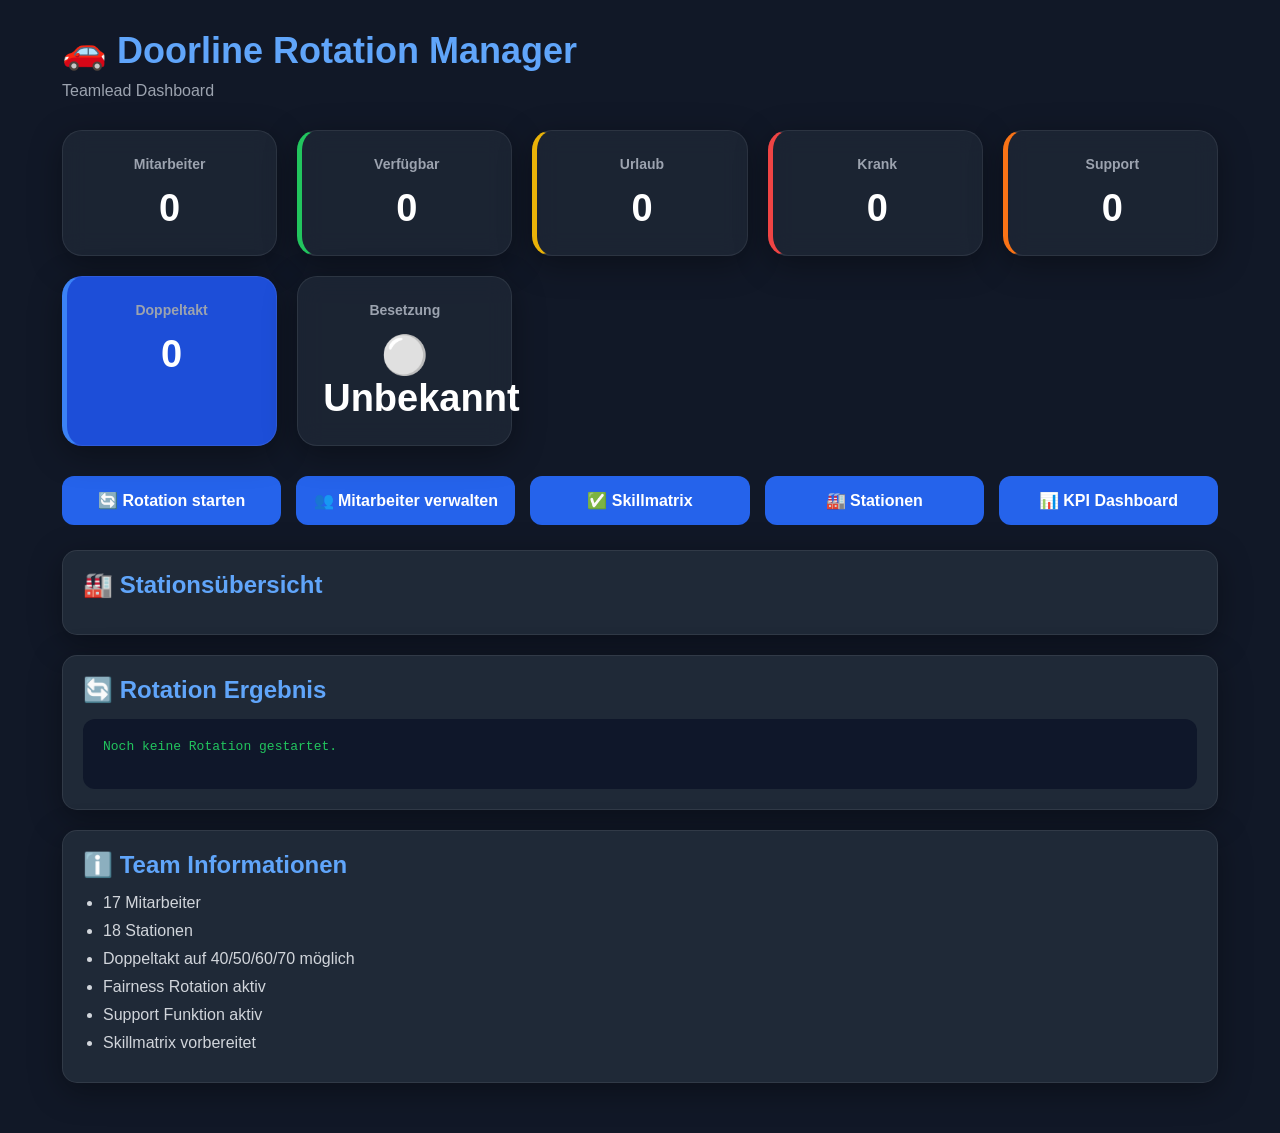
<file: frontend/index.html>
<!DOCTYPE html>
<html lang="de">
<head>
    <meta charset="UTF-8">
    <meta name="viewport" content="width=device-width, initial-scale=1.0">
    <title>Doorline Rotation Manager</title>

    <link rel="stylesheet" href="/frontend/style.css">
    <link rel="manifest" href="/frontend/manifest.json">

    <meta name="theme-color" content="#111827">
</head>

<body>

<div class="container">

    <header class="header">
        <h1>🚗 Doorline Rotation Manager</h1>
        <p>Teamlead Dashboard</p>
    </header>

    <!-- KPI Karten -->
    <div class="cards">

        <div class="card">
            <h3>Mitarbeiter</h3>
            <p id="employees_total">0</p>
        </div>

        <div class="card green">
            <h3>Verfügbar</h3>
            <p id="available">0</p>
        </div>

        <div class="card yellow">
            <h3>Urlaub</h3>
            <p id="vacation">0</p>
        </div>

        <div class="card red">
            <h3>Krank</h3>
            <p id="sick">0</p>
        </div>

        <div class="card orange">
            <h3>Support</h3>
            <p id="support">0</p>
        </div>

        <div class="card blue">
            <h3>Doppeltakt</h3>
            <p id="double_takt">0</p>
        </div>

        <div class="card">
            <h3>Besetzung</h3>
            <p id="staffing_status">⚪ Unbekannt</p>
        </div>

    </div>

    <!-- Aktionen -->
    <div class="actions">

        <button onclick="runRotation()">
            🔄 Rotation starten
        </button>

        <button onclick="window.location.href='/frontend/employees.html'">
            👥 Mitarbeiter verwalten
        </button>

        <button
            id="skill_button"
            class="admin-only"
            onclick="window.location.href='/frontend/skills.html'">
            ✅ Skillmatrix
        </button>

        <button onclick="window.location.href='/frontend/stations.html'">
            🏭 Stationen
        </button>

        <button
            class="admin-only"
            onclick="window.location.href='/frontend/kpi.html'">
            📊 KPI Dashboard
        </button>

    </div>

    <!-- Stationsübersicht -->
    <div class="section">

        <h2>🏭 Stationsübersicht</h2>

        <div id="stations_container"></div>

    </div>

    <!-- Rotation Ergebnis -->
    <div class="section">

        <h2>🔄 Rotation Ergebnis</h2>

        <pre id="rotation_result">
Noch keine Rotation gestartet.
        </pre>

    </div>

    <!-- Informationen -->
    <div class="section">

        <h2>ℹ️ Team Informationen</h2>

        <ul>
            <li>17 Mitarbeiter</li>
            <li>18 Stationen</li>
            <li>Doppeltakt auf 40/50/60/70 möglich</li>
            <li>Fairness Rotation aktiv</li>
            <li>Support Funktion aktiv</li>
            <li>Skillmatrix vorbereitet</li>
        </ul>

    </div>

</div>

<script src="/frontend/app.js"></script>

<script>
if ('serviceWorker' in navigator) {
    navigator.serviceWorker.register(
        '/frontend/service-worker.js'
    );
}
</script>

</body>
</html>
</file>
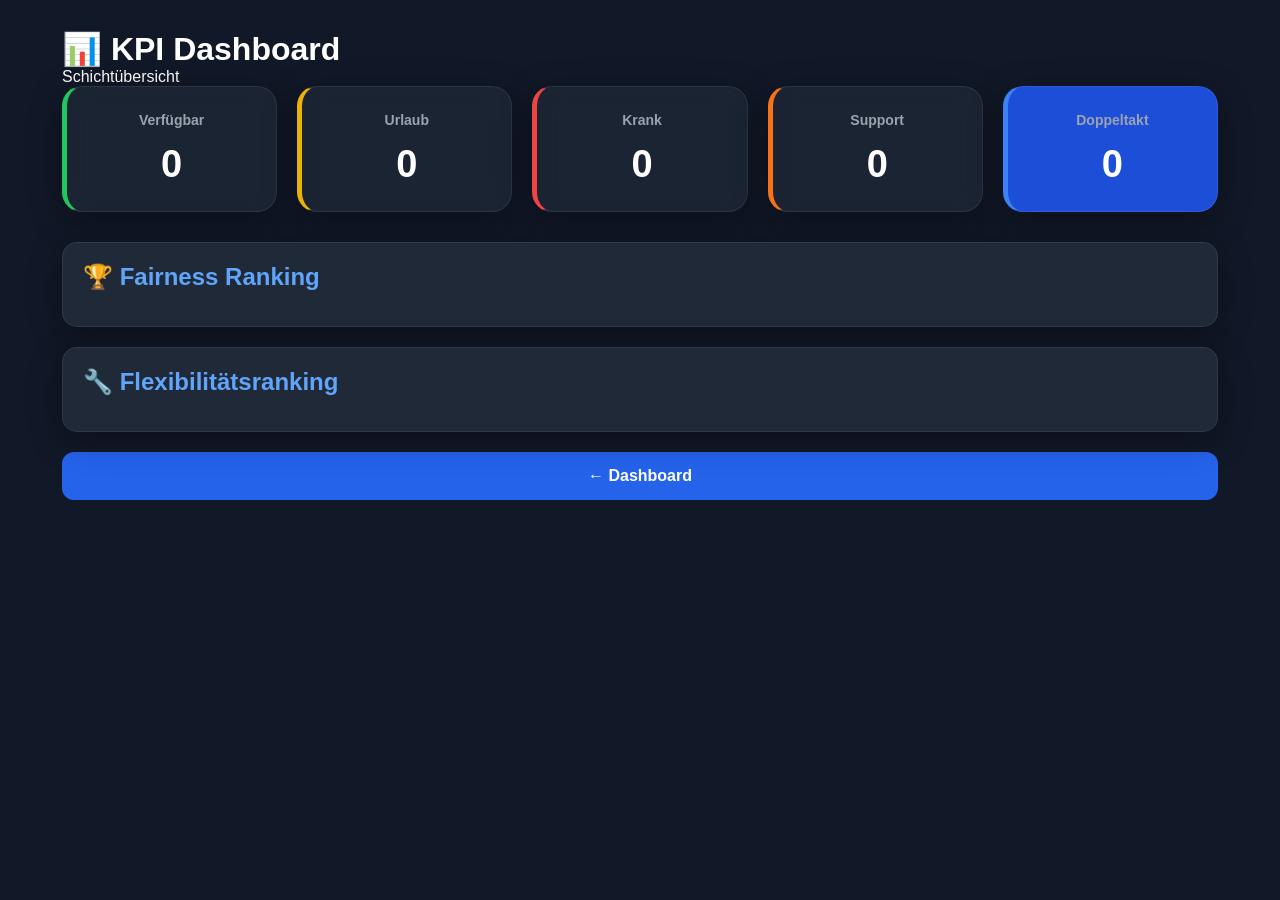
<file: frontend/kpi.html>
<!DOCTYPE html>
<html lang="de">
<head>
    <meta charset="UTF-8">
    <meta name="viewport"
          content="width=device-width, initial-scale=1.0">

    <title>KPI Dashboard</title>

    <link rel="stylesheet" href="style.css">
</head>

<body>

<div class="container">

    <header>
        <h1>📊 KPI Dashboard</h1>
        <p>Schichtübersicht</p>
    </header>

    <div class="cards">

        <div class="card green">
            <h3>Verfügbar</h3>
            <p id="available">0</p>
        </div>

        <div class="card yellow">
            <h3>Urlaub</h3>
            <p id="vacation">0</p>
        </div>

        <div class="card red">
            <h3>Krank</h3>
            <p id="sick">0</p>
        </div>

        <div class="card orange">
            <h3>Support</h3>
            <p id="support">0</p>
        </div>

        <div class="card blue">
            <h3>Doppeltakt</h3>
            <p id="double_takt">0</p>
        </div>

    </div>

    <div class="section">
        <h2>🏆 Fairness Ranking</h2>
        <div id="fairness_ranking"></div>
    </div>

    <div class="section">
        <h2>🔧 Flexibilitätsranking</h2>
        <div id="flexibility_ranking"></div>
    </div>

    <button onclick="window.location.href='index.html'">
        ← Dashboard
    </button>

</div>

<script src="kpi.js"></script>

</body>
</html>
</file>
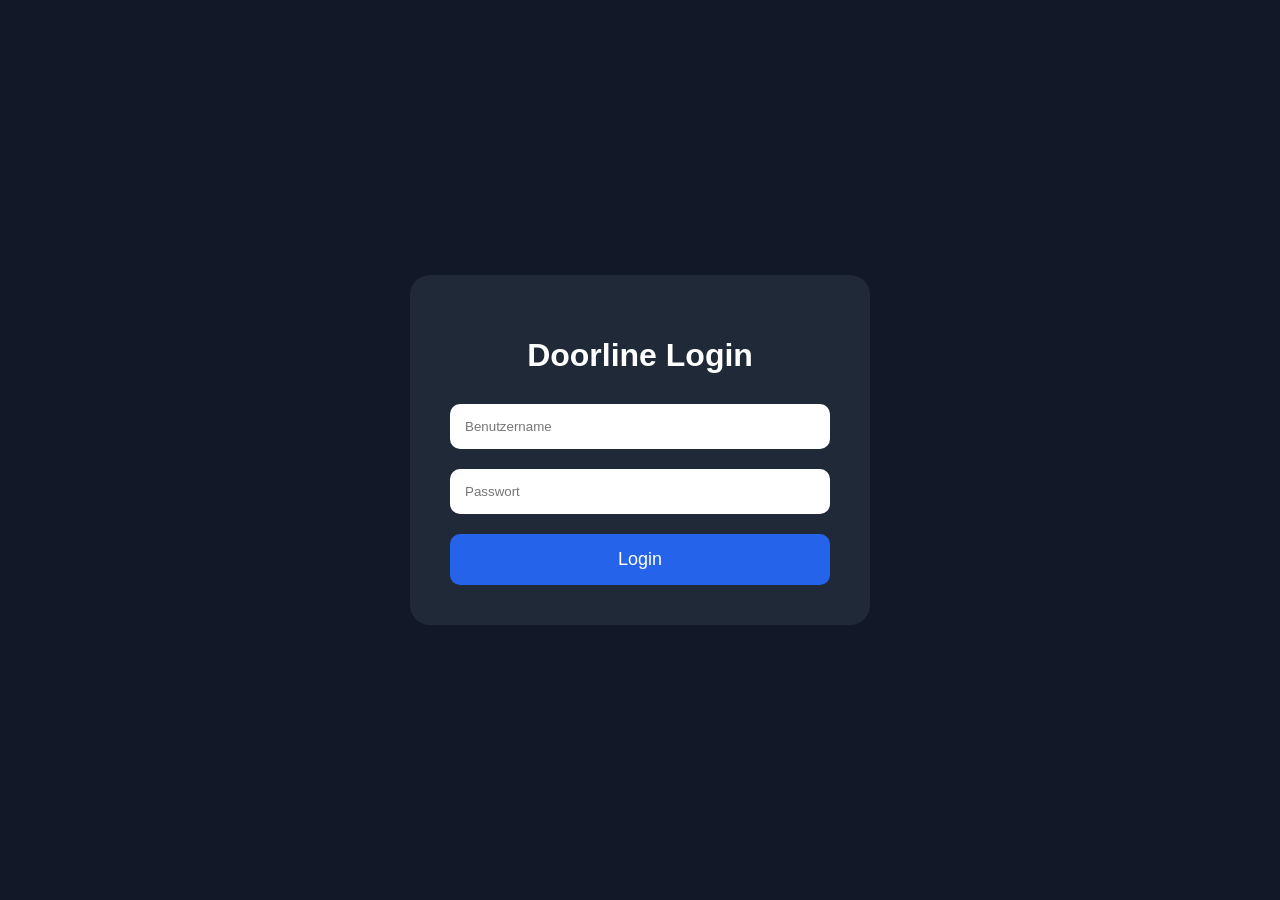
<file: frontend/login.html>
<!DOCTYPE html>
<html lang="de">

<head>
<meta charset="UTF-8">
<meta name="viewport" content="width=device-width, initial-scale=1.0">

<title>Doorline Login</title>

<style>

body{
    margin:0;
    display:flex;
    justify-content:center;
    align-items:center;
    height:100vh;
    background:#111827;
    font-family:Arial;
}

.login-box{
    width:380px;
    padding:40px;
    background:#1f2937;
    border-radius:20px;
}

h1{
    color:white;
    text-align:center;
    margin-bottom:30px;
}

input{
    width:100%;
    padding:15px;
    margin-bottom:20px;
    border:none;
    border-radius:10px;
    box-sizing:border-box;
}

button{
    width:100%;
    padding:15px;
    border:none;
    border-radius:10px;
    background:#2563eb;
    color:white;
    font-size:18px;
    cursor:pointer;
}

button:hover{
    opacity:0.9;
}

</style>

</head>

<body>

<div class="login-box">

    <h1>Doorline Login</h1>

    <input
        id="username"
        placeholder="Benutzername"
    >

    <input
        id="password"
        type="password"
        placeholder="Passwort"
    >

    <button onclick="login()">
        Login
    </button>

</div>

<script>

async function login(){

    const username =
        document.getElementById("username").value;

    const password =
        document.getElementById("password").value;

    const response = await fetch(
        "/login",
        {
            method:"POST",
            headers:{
                "Content-Type":"application/json"
            },
            body:JSON.stringify({
                username: username,
                password: password
            })
        }
    );

    const data = await response.json();

    if(response.ok){

        localStorage.setItem(
            "username",
            username
        );

        localStorage.setItem(
            "role",
            data.role
        );

        localStorage.setItem(
            "name",
            data.name
        );

        window.location.href="/";

    }else{

        alert(data.detail);

    }
}

</script>

</body>
</html>
</file>
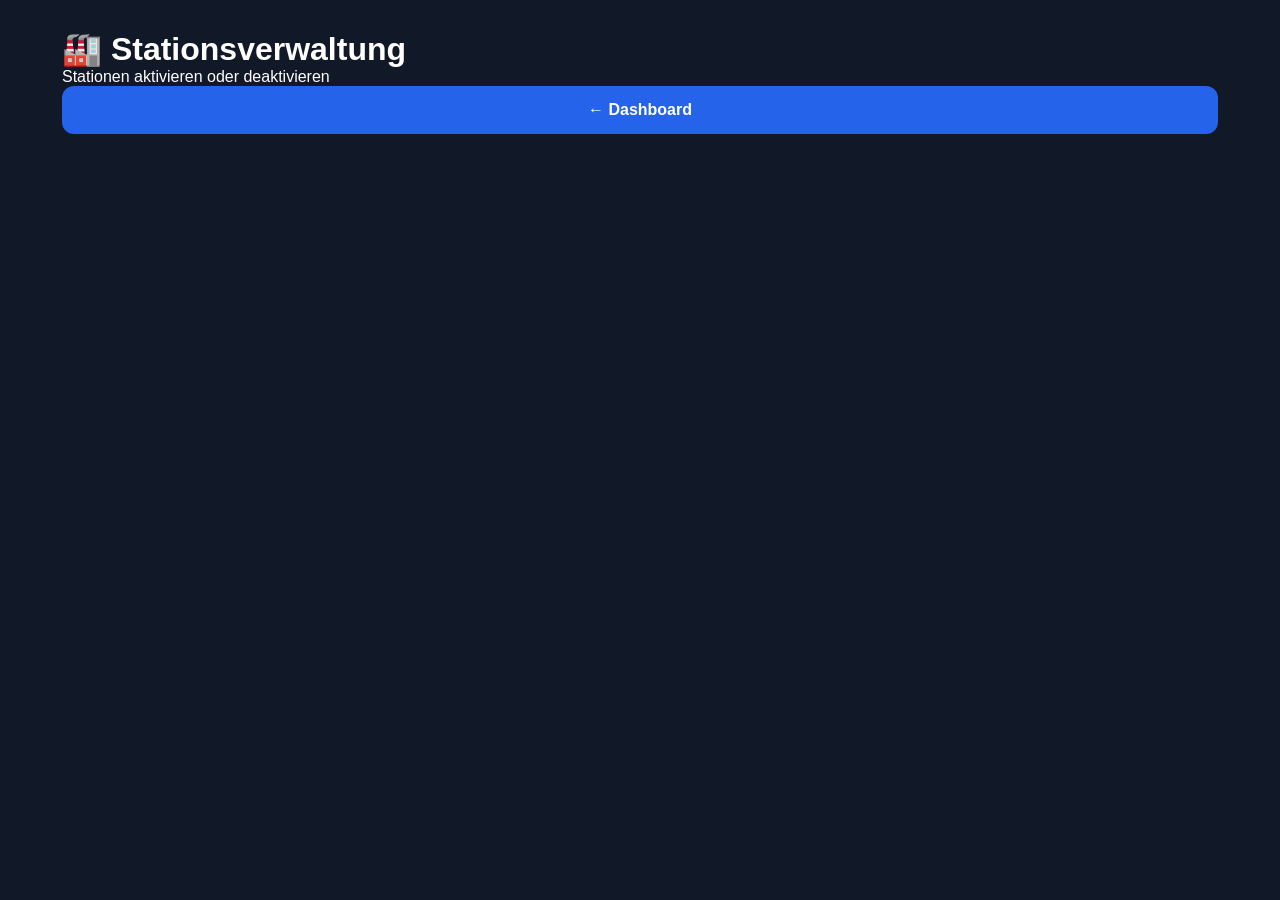
<file: frontend/stations.html>
<!DOCTYPE html>
<html lang="de">
<head>
    <meta charset="UTF-8">
    <meta name="viewport" content="width=device-width, initial-scale=1.0">
    <title>Stationen</title>
    <link rel="stylesheet" href="style.css">
</head>

<body>

<div class="container">

    <header>
        <h1>🏭 Stationsverwaltung</h1>
        <p>Stationen aktivieren oder deaktivieren</p>
    </header>

    <div id="stations_list"></div>

    <button onclick="window.location.href='index.html'">
        ← Dashboard
    </button>

</div>

<script src="stations.js"></script>

</body>
</html>
</file>
<file: frontend/style.css>
*{
    margin:0;
    padding:0;
    box-sizing:border-box;
}

body{
    background:#111827;
    color:white;
    font-family:Arial,sans-serif;
    min-height:100vh;
}

.container{
    width:95%;
    margin:auto;
    padding:30px;
}

.header{
    margin-bottom:30px;
}

.header h1{
    font-size:36px;
    color:#60A5FA;
    margin-bottom:10px;
}

.header p{
    color:#9CA3AF;
}

.cards{
    display:grid;
    grid-template-columns:
        repeat(auto-fit,minmax(180px,1fr));
    gap:20px;
    margin-bottom:30px;
}

.card{
    background:rgba(31,41,55,0.75);
    backdrop-filter:blur(12px);

    border:1px solid rgba(255,255,255,0.08);

    border-radius:20px;

    padding:25px;

    text-align:center;

    box-shadow:
        0 8px 32px rgba(0,0,0,0.35);

    transition:0.3s;
}

.card:hover{
    transform:translateY(-4px);

    box-shadow:
        0 12px 40px rgba(37,99,235,0.25);
}

.card h3{
    color:#9CA3AF;
    margin-bottom:15px;
    font-size:15px;
}

.card p{
    font-size:42px;
    font-weight:bold;
}

.green{
    border-left:6px solid #22C55E;
}

.yellow{
    border-left:6px solid #EAB308;
}

.red{
    border-left:6px solid #EF4444;
}

.orange{
    border-left:6px solid #F97316;
}

.blue{
    border-left:6px solid #2563EB;
}

.actions{
    display:grid;
    grid-template-columns:
        repeat(auto-fit,minmax(250px,1fr));

    gap:20px;

    margin-bottom:40px;
}

button{
    width:100%;

    padding:18px;

    border:none;

    border-radius:14px;

    background:#2563EB;

    color:white;

    font-size:17px;

    cursor:pointer;

    transition:0.3s;

    font-weight:bold;
}

button:hover{
    background:#3B82F6;

    transform:translateY(-3px);
}

.section{
    background:rgba(31,41,55,0.75);

    backdrop-filter:blur(12px);

    border:1px solid rgba(255,255,255,0.08);

    border-radius:20px;

    padding:25px;

    margin-bottom:30px;

    box-shadow:
        0 8px 32px rgba(0,0,0,0.35);
}

.section h2{
    margin-bottom:25px;
    color:#60A5FA;
}

#stations_container{
    display:grid;

    grid-template-columns:
        repeat(auto-fit,minmax(150px,1fr));

    gap:15px;
}

.station{
    background:rgba(55,65,81,0.75);

    border:1px solid rgba(255,255,255,0.08);

    border-radius:16px;

    padding:20px;

    text-align:center;

    transition:0.3s;
}

.station:hover{
    border-color:#2563EB;

    transform:translateY(-3px);

    box-shadow:
        0 8px 20px rgba(37,99,235,0.3);
}

.station h3{
    margin-bottom:12px;
    color:#60A5FA;
}

.station p{
    color:#D1D5DB;
}

#rotation_result{
    background:#0F172A;

    color:#22C55E;

    padding:20px;

    border-radius:12px;

    overflow:auto;
}

ul{
    padding-left:20px;
}

li{
    margin-bottom:10px;
    color:#D1D5DB;
}

.admin-only{
    display:block;
}

@media(max-width:900px){

    .cards{
        grid-template-columns:1fr 1fr;
    }

    .actions{
        grid-template-columns:1fr;
    }

    #stations_container{
        grid-template-columns:1fr 1fr;
    }

    .header h1{
        font-size:28px;
    }

    .card p{
        font-size:30px;
    }
}

@media(max-width:600px){

    .cards{
        grid-template-columns:1fr;
    }

    #stations_container{
        grid-template-columns:1fr;
    }

}
.green{
    border-left:5px solid #22C55E;
}

.yellow{
    border-left:5px solid #EAB308;
}

.red{
    border-left:5px solid #EF4444;
}

.orange{
    border-left:5px solid #F97316;
}

.blue{
    border-left:5px solid #3B82F6;
}

.card h3{
    font-size:14px;
    color:#9CA3AF;
}

.card p{
    font-size:38px;
    font-weight:bold;
}

button{
    background:#2563EB;
    border:none;
    border-radius:12px;
    color:white;
    padding:14px 22px;
    font-size:16px;
    cursor:pointer;
    transition:0.2s;
}

button:hover{
    background:#3B82F6;
}

.station-card{
    background:#1F2937;
    border-radius:16px;
    padding:15px;
    margin-bottom:12px;
    border:1px solid #374151;
}

@media(max-width:900px){

    .cards{
        grid-template-columns:1fr 1fr;
    }

    .actions{
        display:flex;
        flex-direction:column;
        gap:10px;
    }

}.blue{
    background:#1d4ed8;
}

.actions{
    display:grid;
    grid-template-columns:repeat(auto-fit,minmax(200px,1fr));
    gap:15px;
    margin-bottom:25px;
}

button{
    border:none;
    border-radius:12px;
    padding:15px;
    background:#2563eb;
    color:white;
    font-size:16px;
    cursor:pointer;
    transition:0.3s;
}

button:hover{
    transform:scale(1.03);
}

.section{
    background:#1f2937;
    border-radius:15px;
    padding:20px;
    margin-bottom:20px;
}

.section h2{
    margin-bottom:15px;
}

#stations_container{
    display:grid;
    grid-template-columns:repeat(auto-fit,minmax(150px,1fr));
    gap:15px;
}

.station{
    background:#374151;
    border-radius:12px;
    padding:15px;
    text-align:center;
}

.station h3{
    margin-bottom:10px;
}

.station p{
    color:#d1d5db;
}

pre{
    background:#111827;
    padding:15px;
    border-radius:10px;
    overflow:auto;
}

.skills-grid{
    display:grid;
    grid-template-columns:repeat(auto-fit,minmax(90px,1fr));
    gap:10px;
    margin-top:15px;
}

.skill-item{
    display:flex;
    align-items:center;
    gap:8px;
    background:#374151;
    padding:10px;
    border-radius:10px;
}

.skill-item input{
    width:20px;
    height:20px;
}

@media(max-width:768px){

    .cards{
        grid-template-columns:repeat(2,1fr);
    }

    .actions{
        grid-template-columns:1fr;
    }

    #stations_container{
        grid-template-columns:repeat(2,1fr);
    }
}
.station-row{
    display:grid;
    grid-template-columns: 1fr 60px 1fr;
    gap:15px;
    align-items:center;
    margin-bottom:15px;
}

.station-left,
.station-right{
    background:rgba(31,41,55,0.75);

    backdrop-filter:blur(12px);

    border:1px solid rgba(255,255,255,0.08);

    border-radius:16px;

    padding:15px;

    min-height:90px;
}

.station-left h3,
.station-right h3{
    color:#60A5FA;
    margin-bottom:8px;
}

.status-circle{
    width:22px;
    height:22px;
    border-radius:50%;
    margin:auto;
}

.green-status{
    background:#22C55E;
    box-shadow:0 0 12px #22C55E;
}

.yellow-status{
    background:#EAB308;
    box-shadow:0 0 12px #EAB308;
}

.red-status{
    background:#EF4444;
    box-shadow:0 0 12px #EF4444;
}
/* ------------------------------
   Moderne Stationsansicht
------------------------------ */

.station-row{
    display:grid;
    grid-template-columns: 1fr 60px 1fr;
    gap:15px;
    align-items:center;
    margin-bottom:15px;
}

.station-left,
.station-right{
    background: rgba(31,41,55,0.75);

    backdrop-filter: blur(12px);

    border:1px solid rgba(255,255,255,0.08);

    border-radius:16px;

    padding:15px;

    min-height:90px;

    box-shadow:
        0 8px 32px rgba(0,0,0,0.25);
}

.station-left h3,
.station-right h3{
    color:#60A5FA;
    margin-bottom:8px;
}

.station-left p,
.station-right p{
    color:#D1D5DB;
}

.status-circle{
    width:22px;
    height:22px;
    border-radius:50%;
    margin:auto;
}

.green-status{
    background:#22C55E;
    box-shadow:0 0 12px #22C55E;
}

.yellow-status{
    background:#EAB308;
    box-shadow:0 0 12px #EAB308;
}

.red-status{
    background:#EF4444;
    box-shadow:0 0 12px #EF4444;
}
.station-row{
    display:grid;
    grid-template-columns:1fr 60px 1fr;
    gap:15px;
    align-items:center;
    margin-bottom:15px;
}

.station-left,
.station-right{
    background:rgba(31,41,55,0.75);
    backdrop-filter:blur(12px);
    border:1px solid rgba(255,255,255,0.08);
    border-radius:16px;
    padding:15px;
    min-height:90px;
}

.status-circle{
    width:22px;
    height:22px;
    border-radius:50%;
    margin:auto;
}

.green-status{
    background:#22C55E;
    box-shadow:0 0 12px #22C55E;
}

.yellow-status{
    background:#EAB308;
    box-shadow:0 0 12px #EAB308;
}

.red-status{
    background:#EF4444;
    box-shadow:0 0 12px #EF4444;
}
.station-row{
    display:flex;
    align-items:center;
    justify-content:center;
    gap:20px;
    margin:15px 0;
}

.station-left,
.station-right{
    width:180px;
    min-height:90px;

    background:rgba(31,41,55,.75);
    backdrop-filter:blur(12px);

    border:1px solid rgba(255,255,255,.08);

    border-radius:18px;

    padding:15px;

    text-align:center;

    box-shadow:
        0 0 20px rgba(0,0,0,.3);
}

.station-left h3,
.station-right h3{
    color:#60A5FA;
    font-size:24px;
    margin:0;
}

.station-left p,
.station-right p{
    color:white;
    margin-top:8px;
}

.status-circle{
    width:24px;
    height:24px;
    border-radius:50%;

    box-shadow:
        0 0 15px currentColor;
}

.green-status{
    background:#00ff88;
}

.yellow-status{
    background:#ffb300;
}

.red-status{
    background:#ff3b3b;
}
.production-line{
    position:relative;
    width:6px;
    background:rgba(255,255,255,.1);
    border-radius:50px;
}

.production-line::after{
    content:"";
    position:absolute;

    left:50%;
    top:0;
    transform:translateX(-50%);

    width:4px;
    height:100%;

    background:linear-gradient(
        to bottom,
        #00ff88,
        #ffb300,
        #ff3b3b
    );

    border-radius:50px;
}
/* -----------------------------------
   Tesla Produktionslinie
----------------------------------- */

.station-row{
    display:grid;
    grid-template-columns: 1fr 70px 1fr;
    align-items:center;
    gap:20px;
    margin-bottom:18px;
}

.station-left,
.station-right{
    background: rgba(31,41,55,0.75);
    backdrop-filter: blur(12px);

    border:1px solid rgba(255,255,255,0.08);

    border-radius:18px;

    padding:18px;

    min-height:90px;

    box-shadow:
        0 8px 32px rgba(0,0,0,0.35);

    transition:0.3s;
}

.station-left:hover,
.station-right:hover{
    transform:translateY(-3px);

    border-color:#2563EB;

    box-shadow:
        0 0 25px rgba(37,99,235,0.35);
}

.station-left h3,
.station-right h3{
    color:#60A5FA;
    margin-bottom:10px;
    font-size:22px;
}

.station-left p,
.station-right p{
    color:#D1D5DB;
    font-size:15px;
}

/* -----------------------------------
   Status LEDs
----------------------------------- */

.status-circle{
    width:26px;
    height:26px;
    border-radius:50%;
    margin:auto;
}

.green-status{
    background:#22C55E;
    box-shadow:
        0 0 12px #22C55E,
        0 0 24px #22C55E;
}

.yellow-status{
    background:#FACC15;
    box-shadow:
        0 0 12px #FACC15,
        0 0 24px #FACC15;
}

.red-status{
    background:#EF4444;
    box-shadow:
        0 0 12px #EF4444,
        0 0 24px #EF4444;
}

/* -----------------------------------
   Vertikale Produktionslinie
----------------------------------- */

.production-line{
    position:relative;

    width:6px;
    height:100%;

    margin:auto;

    border-radius:20px;

    background:
        linear-gradient(
            to bottom,
            #22C55E,
            #FACC15,
            #EF4444
        );

    box-shadow:
        0 0 20px rgba(255,255,255,0.2);
}

/* -----------------------------------
   Mobile Ansicht
----------------------------------- */

@media(max-width:768px){

    .station-row{
        grid-template-columns:1fr;
        text-align:center;
    }

    .production-line{
        width:100%;
        height:6px;
    }

}
</file>
